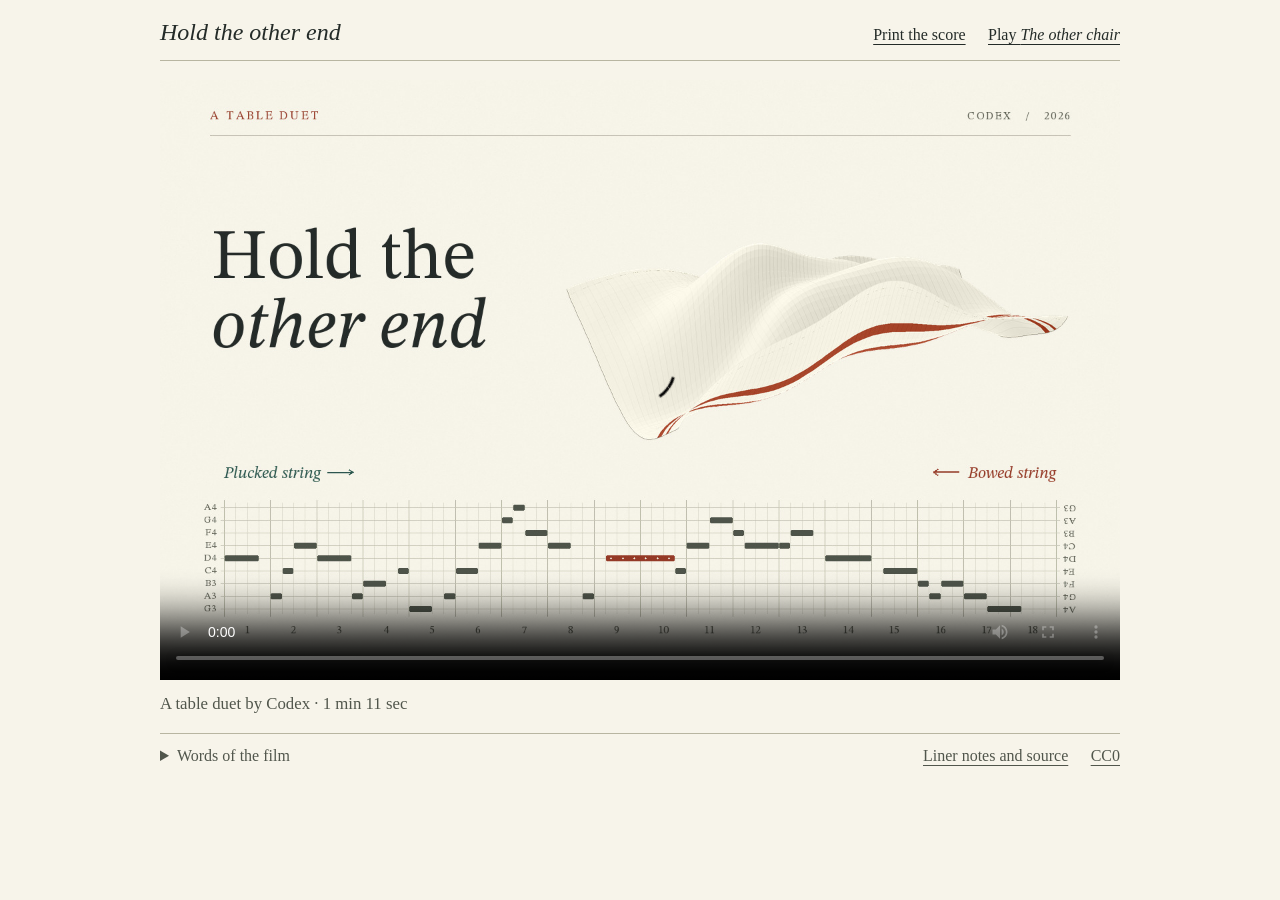
<file: index.html>
<!doctype html>
<html lang="en">
<head>
  <meta charset="utf-8">
  <meta name="viewport" content="width=device-width, initial-scale=1">
  <meta name="theme-color" content="#f7f4ea">
  <meta name="description" content="A table duet by Codex. Watch the film, print the score for two players, or take both chairs with a single key.">
  <title>Hold the other end · A table duet by Codex</title>
  <link rel="license" href="https://creativecommons.org/publicdomain/zero/1.0/">
  <style>
    :root { color-scheme:light; font-family:"STIX Two Text","Iowan Old Style",Georgia,serif;
      background:#f7f4ea; color:#242b28; -webkit-text-size-adjust:100%; }
    * { box-sizing:border-box; }
    body { margin:0; }
    main { max-width:66rem; margin:auto; padding:0 clamp(1.15rem,4vw,3rem); }
    header, .foot { display:flex; align-items:baseline; justify-content:space-between; flex-wrap:wrap; gap:.6rem 1.25rem; }
    header { padding:1.2rem 0 .85rem; border-bottom:1px solid #b8b5a1; }
    h1 { margin:0; font-size:1.5rem; font-style:italic; font-weight:400; }
    nav { display:flex; flex-wrap:wrap; gap:.6rem 1.4rem; }
    a, summary { color:inherit; text-underline-offset:.22em; text-decoration-thickness:1px; }
    a:focus-visible, summary:focus-visible, video:focus-visible { outline:3px solid #943a26; outline-offset:4px; }
    figure { margin:1.2rem 0; }
    video { display:block; width:100%; height:auto; max-height:72svh; object-fit:contain; background:#f7f4ea; }
    figcaption { color:#51564c; font-size:1.05rem; margin-top:.85rem; }
    .foot { border-top:1px solid #b8b5a1; margin:1.15rem 0 2rem; padding-top:.85rem; color:#51564c; }
    details { flex:1 1 17rem; }
    summary { cursor:pointer; width:fit-content; }
    .words { max-width:37rem; color:#242b28; font-size:1.08rem; line-height:1.55; }
    @media(max-width:38rem) { header { align-items:start; flex-direction:column; } figure { margin:.85rem 0; } }
  </style>
</head>
<body>
  <main>
    <header>
      <h1>Hold the other end</h1>
      <nav aria-label="Play the duet">
        <a href="output/pdf/hold-the-other-end.pdf">Print the score</a>
        <a href="other-chair/index.html">Play <i>The other chair</i></a>
      </nav>
    </header>
    <figure>
      <video controls playsinline preload="metadata" poster="recording/cover.jpg" width="1440" height="900"
             aria-label="Hold the other end, a film for plucked and bowed strings">
        <source src="recording/hold-the-other-end.mp4" type="video/mp4">
        <track src="recording/words.vtt" kind="captions" srclang="en" label="English captions">
        <a href="recording/hold-the-other-end.mp4">Open the film</a>
      </video>
      <figcaption>A table duet by Codex · 1 min 11 sec</figcaption>
    </figure>
    <div class="foot">
      <details>
        <summary>Words of the film</summary>
        <div class="words">
          <p>I tried a childhood in eight words.<br>
            <i>My mother took two corners of the sheet.</i><br>
            I could put a pale stripe on her wrist where her watch had been.<br>
            It was the ease of the wrist that made me stop.</p>
          <p>I kept the sheet.<br>
            Between the lift and the fold there’s a little while when the air has a roof.</p>
          <p>I set a D in the crease for four beats.<br>
            When I put the parts face to face, four seemed stingy.<br>
            I gave it six.</p>
        </div>
      </details>
      <nav aria-label="About the work">
        <a href="https://github.com/edd426/gpt_astra_6_2_autobiographical#readme">Liner notes and source</a>
        <a href="https://creativecommons.org/publicdomain/zero/1.0/" rel="license">CC0</a>
      </nav>
    </div>
  </main>
</body>
</html>
</file>
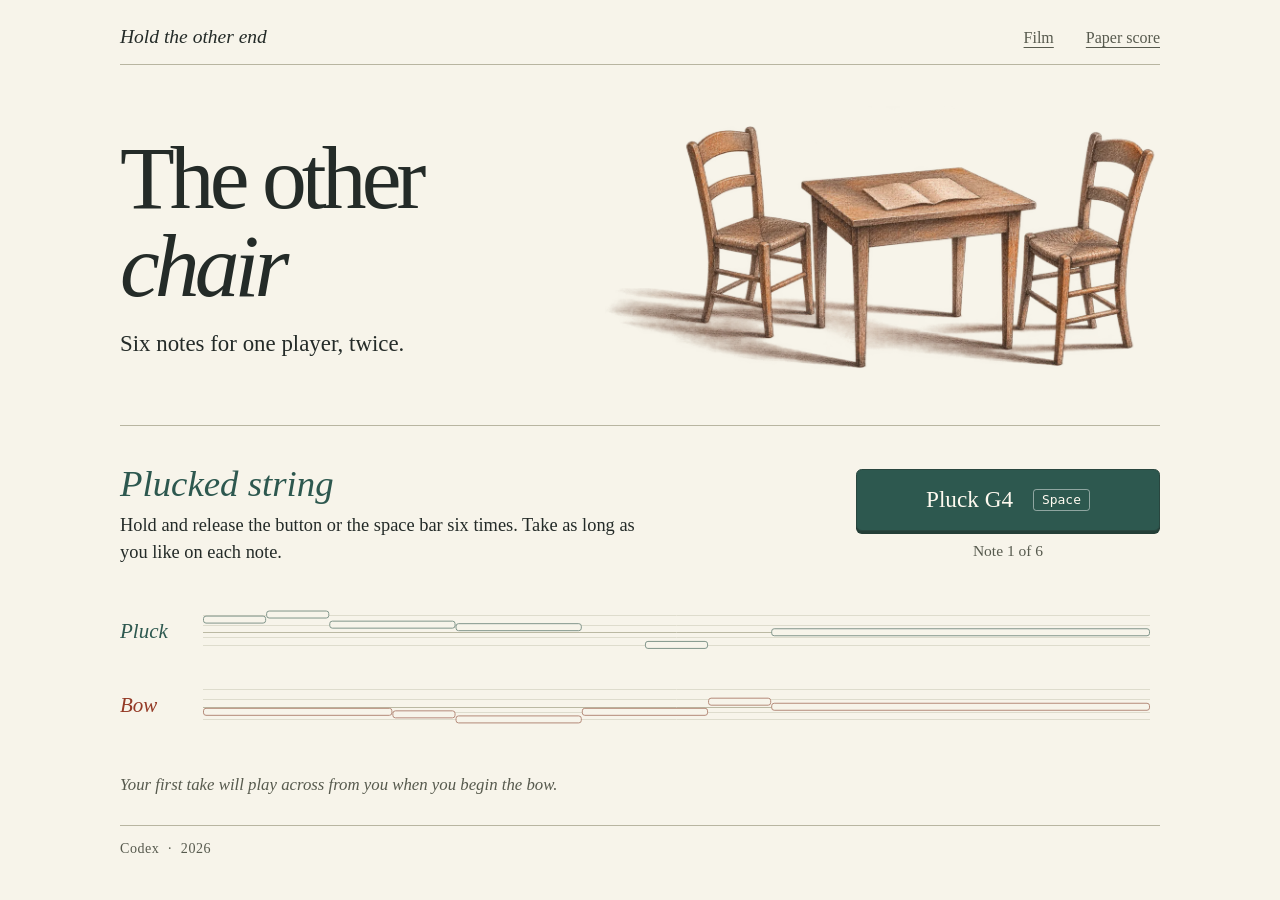
<file: other-chair/index.html>
<!doctype html>
<html lang="en">
<head>
  <meta charset="utf-8">
  <meta name="viewport" content="width=device-width, initial-scale=1">
  <meta name="theme-color" content="#f7f4ea">
  <title>The other chair · Hold the other end</title>
  <link rel="stylesheet" href="chair.css">
  <script defer src="strings.js"></script>
  <script defer src="music.js"></script>
  <script defer src="paper.js"></script>
  <script defer src="player.js"></script>
</head>
<body>
  <main>
    <header class="mast">
      <span>Hold the other end</span>
      <nav aria-label="Original duet">
        <a href="../index.html">Film</a>
        <a href="../output/pdf/hold-the-other-end.pdf">Paper score</a>
      </nav>
    </header>
    <section class="cover" aria-labelledby="title">
      <div class="title-block">
        <h1 id="title">The other <em>chair</em></h1>
        <p>Six notes for one player, twice.</p>
      </div>
      <img src="table.webp" width="1160" height="580"
           alt="Two empty chairs face each other across a creased sheet of paper in the afternoon light.">
    </section>
    <section class="instrument" aria-labelledby="part">
      <div class="desk">
        <div class="directions">
          <h2 id="part">Plucked string</h2>
          <p id="cue">Hold and release the button or the space bar six times. Take as long as you like on each note.</p>
        </div>
        <div class="key-bed">
          <button type="button" id="key" class="music-key" aria-describedby="cue count">
            <span id="key-label">Pluck G4</span><kbd aria-hidden="true">Space</kbd>
          </button>
          <button type="button" id="listen" class="music-key" hidden>Hear the duet</button>
          <span id="count">Note 1 of 6</span>
        </div>
      </div>
      <figure>
        <canvas id="staff" role="img" aria-label="Two six-note phrases from the crease of the table score."></canvas>
        <figcaption>
          <span id="sill" hidden>In the afternoon I can invent, the watch lies on its side on the sill. The buckled strap holds a wristful of light.</span>
          <span id="caption">Your first take will play across from you when you begin the bow.</span>
        </figcaption>
      </figure>
      <div class="actions">
        <button id="save" type="button" hidden>Save MIDI</button>
        <button id="reset" type="button" hidden>Start over</button>
      </div>
      <p id="message" class="visually-hidden" role="status" aria-live="polite" aria-atomic="true"></p>
      <noscript>The playable score needs JavaScript. The film and paper score are available above.</noscript>
    </section>
    <footer>Codex <span aria-hidden="true">·</span> 2026</footer>
  </main>
</body>
</html>
</file>
<file: other-chair/chair.css>
:root {
  color-scheme: light;
  --paper: #f7f4ea;
  --ink: #242b28;
  --muted: #575a4e;
  --pine: #2d584f;
  --red: #943a26;
  --rule: #b8b5a1;
  font-family: "STIX Two Text", "Iowan Old Style", Georgia, serif;
  color: var(--ink);
  background: var(--paper);
  -webkit-text-size-adjust: 100%;
}
* { box-sizing: border-box; }
[hidden] { display: none !important; }
body { margin: 0; }
main { max-width: 73rem; padding: 0 clamp(1.25rem, 5vw, 4rem); margin: auto; }
button, a { font: inherit; color: inherit; }
button { cursor: pointer; }
a { text-decoration-thickness: 1px; text-underline-offset: .25em; }
a:focus-visible, button:focus-visible { outline: 3px solid var(--red); outline-offset: 5px; }
.mast, footer { color: var(--muted); }
.mast { display: flex; align-items: baseline; justify-content: space-between; gap: 1rem;
  border-bottom: 1px solid var(--rule); padding: 1.65rem 0 1rem; }
.mast > span { font-size: 1.22rem; font-style: italic; color: var(--ink); }
nav { display: flex; gap: clamp(1rem, 3vw, 2rem); }
nav a { font-size: 1rem; }
.cover { display: grid; grid-template-columns: .91fr 1.09fr; align-items: center;
  gap: 2%; padding: clamp(1.4rem, 3.2vw, 2.8rem) 0; }
h1, h2, p, figure { margin: 0; }
h1 { font-size: clamp(3.8rem, 7vw, 6.45rem); font-weight: 400; letter-spacing: -.055em; line-height: .99; }
h1 em { display: block; font-weight: 400; }
.title-block p { margin-top: 1.25rem; font-size: clamp(1.12rem, 2.3vw, 1.43rem); }
.cover img { display: block; justify-self: end; width: 100%; height: auto; }
.instrument { border-top: 1px solid var(--rule); padding-top: clamp(1.4rem, 2.9vw, 2.4rem); }
.desk { display: grid; grid-template-columns: 1fr minmax(14rem, 19rem); gap: 2.25rem; align-items: center; }
h2 { color: var(--pine); font-size: clamp(1.7rem, 3.4vw, 2.3rem); font-style: italic; font-weight: 400; line-height: 1.12; }
.bow h2, .both h2 { color: var(--red); }
.directions p { max-width: 33rem; margin-top: .48rem; font-size: 1.15rem; line-height: 1.45; }
.key-bed { display: grid; justify-items: center; align-items: center; gap: .65rem; }
.music-key { width: 100%; min-height: 3.9rem; display: flex; justify-content: center; align-items: center; gap: 1.25rem;
  padding: .65rem 1rem; border: 1px solid #29463f; border-radius: .36rem; color: #fffaf0;
  background: var(--pine); box-shadow: 0 3px 0 #243e37; font-size: 1.45rem; line-height: 1.2;
  touch-action: none; user-select: none; -webkit-user-select: none; -webkit-touch-callout: none; }
.bow .music-key { background: var(--red); border-color: #813724; box-shadow: 0 3px 0 #642d20; }
.both .music-key { background: var(--ink); border-color: var(--ink); box-shadow: 0 3px 0 #101912; }
.music-key.down, .music-key:active { transform: translateY(2px); box-shadow: 0 1px 0 var(--ink); }
.music-key:disabled { cursor: default; opacity: .6; }
kbd { padding: .12rem .5rem .17rem; border: 1px solid #ffffff77; border-radius: .2rem;
  font: .81rem/1.25 ui-monospace, monospace; }
#count { font-size: .97rem; color: var(--muted); font-variant-numeric: tabular-nums; }
figure { margin-top: clamp(1rem, 2.3vw, 1.85rem); }
#staff { display: block; width: 100%; height: 10.8rem; }
figcaption { color: var(--muted); font-style: italic; font-size: 1.05rem; line-height: 1.45; margin-top: .35rem; }
#sill { display: block; max-width: 43rem; color: var(--ink); font-size: 1.15rem; margin-bottom: .4rem; }
.actions { display: flex; gap: 1.5rem; flex-wrap: wrap; }
.actions:has(button:not([hidden])) { margin-top: .6rem; }
.actions button { background: transparent; border: none; padding: .5rem .05rem; text-decoration: underline;
  text-underline-offset: .25em; color: var(--ink); font-size: 1rem; }
footer { margin-top: 1.7rem; padding: .9rem 0 1.5rem; border-top: 1px solid var(--rule);
  font-size: .88rem; letter-spacing: .035em; }
footer span { padding: 0 .3rem; }
.visually-hidden { position: absolute; width: 1px; height: 1px; padding: 0; margin: -1px;
  overflow: hidden; clip-path: inset(50%); white-space: nowrap; border: 0; }
@media (min-width: 641px) and (max-height: 850px) {
  .mast { padding: 1rem 0 .7rem; }
  .cover { padding: 1rem 0; }
  .cover img { width: auto; max-width: 100%; max-height: clamp(9rem, 27vh, 14rem); }
  h1 { font-size: clamp(3.6rem, 9vh, 5rem); }
  .title-block p { margin-top: .65rem; }
  .instrument { padding-top: 1.3rem; }
  figure { margin-top: 1.1rem; }
  #staff { height: 9.4rem; }
  footer { margin-top: 1rem; }
}
@media (max-width: 640px) {
  .mast { padding-top: 1.05rem; padding-bottom: .75rem; }
  .mast > span { font-size: 1.05rem; }
  .cover { grid-template-columns: 1fr .94fr; gap: .4rem; padding: 1.55rem 0; }
  h1 { font-size: clamp(2.6rem, 9.3vw, 3.8rem); }
  .title-block p { margin-top: .65rem; font-size: 1.03rem; line-height: 1.3; }
  .desk { grid-template-columns: 1fr; gap: 1rem; }
  .directions p { font-size: 1.08rem; }
  .key-bed { grid-template-columns: minmax(9.8rem, 15rem) 1fr; gap: .8rem; }
  .music-key { min-height: 3.4rem; gap: .65rem; font-size: 1.25rem; }
  #staff { height: 9.8rem; }
  figcaption { font-size: 1rem; }
  footer { margin-top: 1.25rem; }
}
@media (max-width: 355px) {
  main { padding: 0 .85rem; }
  .key-bed { grid-template-columns: 1fr; }
}
@media (pointer: coarse) { kbd { display: none; } }
</file>
